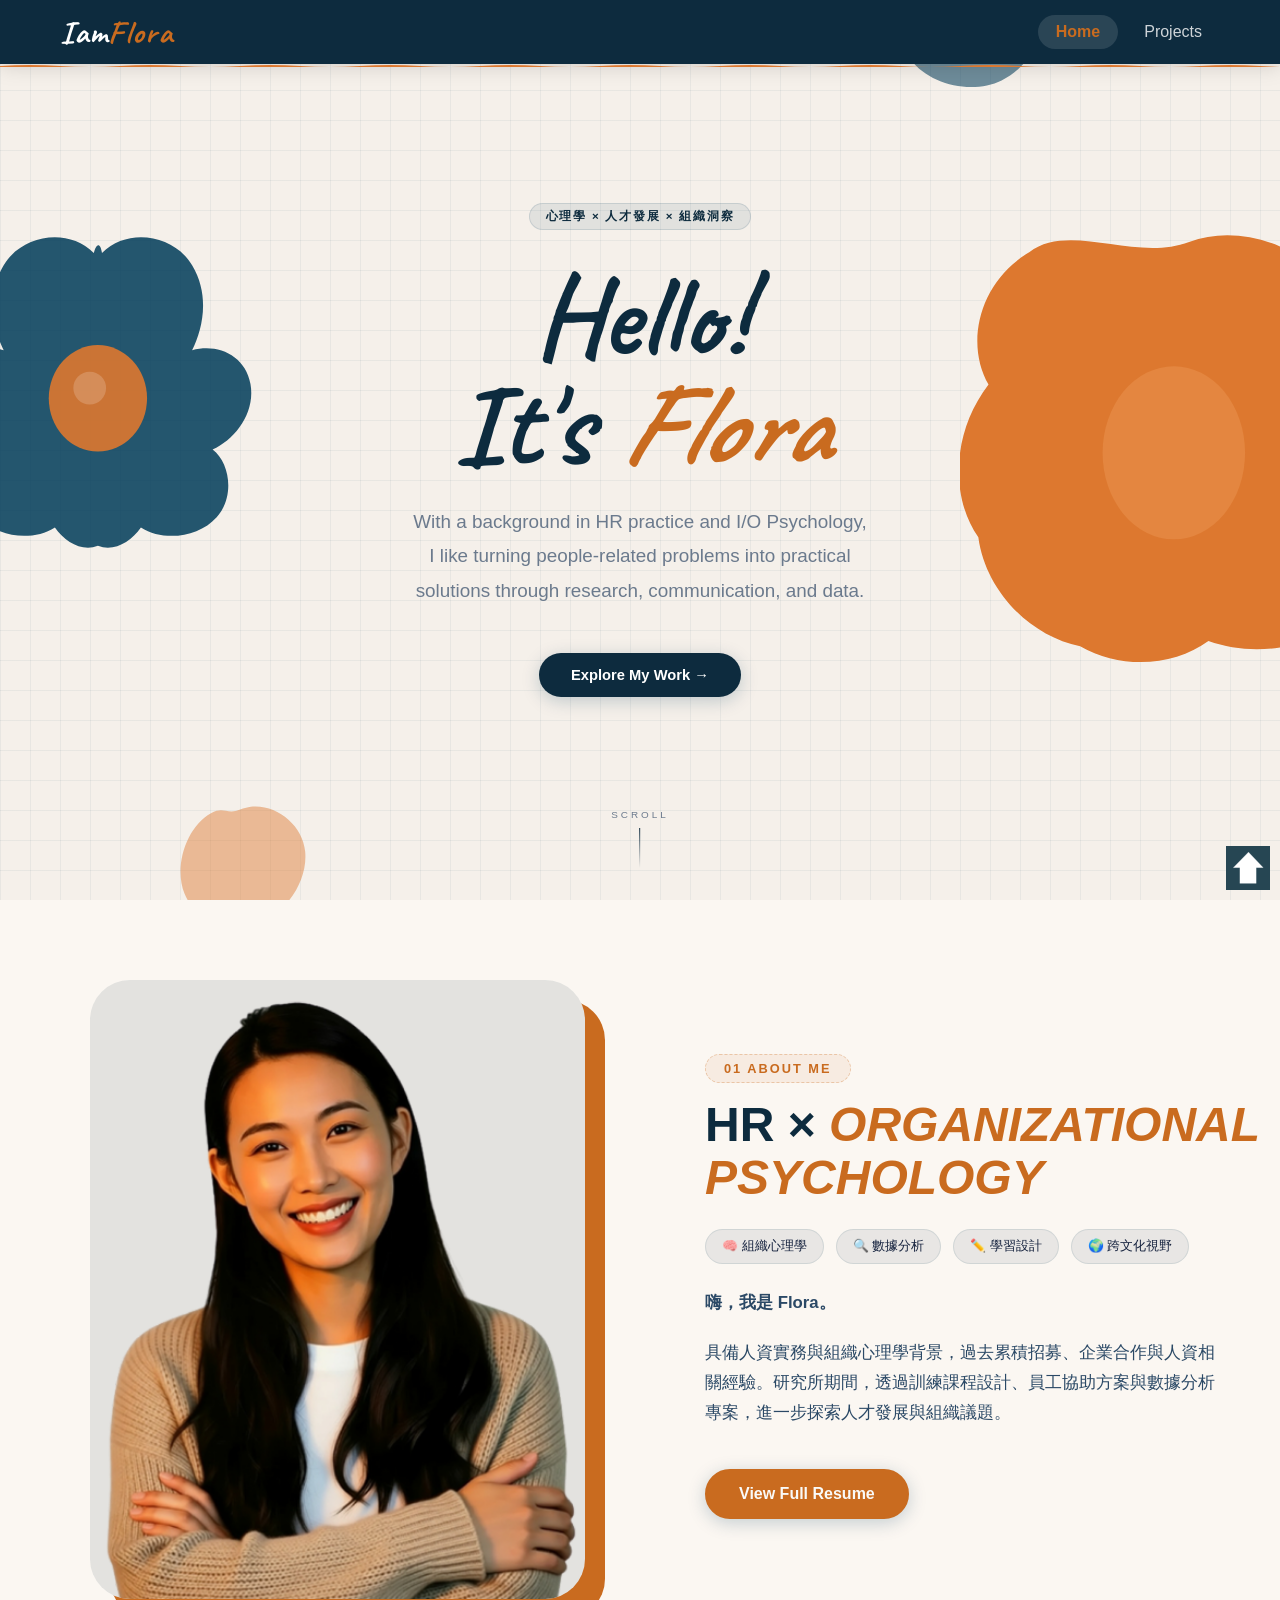
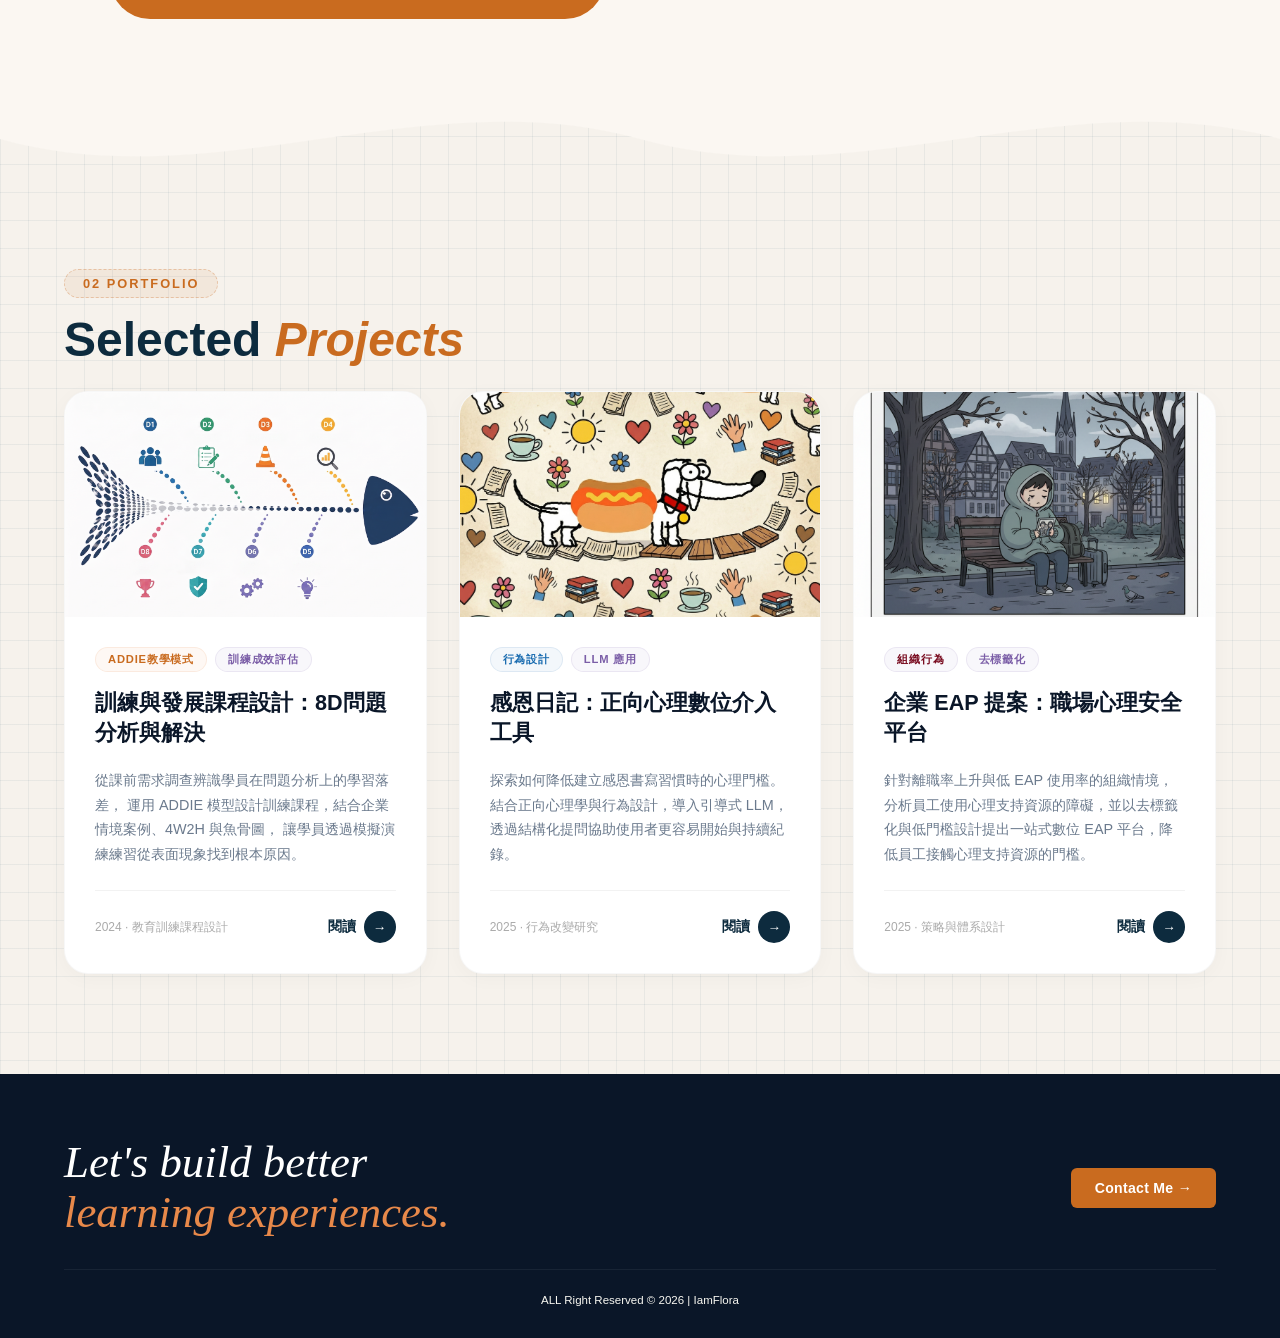
<file: index.html>
<!DOCTYPE html>
<html lang="en">
<head>
    <meta charset="UTF-8">
    <meta name="viewport" content="width=device-width, initial-scale=1.0">
    <title>IamFlora</title>
    <link href="css/midterm.css" rel="stylesheet" >
    <link rel="preconnect" href="https://fonts.googleapis.com">
    <link rel="preconnect" href="https://fonts.gstatic.com" crossorigin>
    <link href="https://fonts.googleapis.com/css2?family=Caveat:wght@400..700&display=swap" rel="stylesheet">
    <!--AOS-->
    <link href="https://unpkg.com/aos@2.3.1/dist/aos.css" rel="stylesheet">
    <script src="https://unpkg.com/aos@2.3.1/dist/aos.js"></script>
</head>

<body>

<!-- NAV -->
<nav>
  <a href="index.html" class="nav-logo">Iam<span>Flora</span></a>
  <div class="nav-links">
    <a href="index.html" class="active">Home</a>
    <a href="projects.html">Projects</a>
  </div>
  <button class="hamburger" id="hamburger">
    <span></span><span></span><span></span>
  </button>
</nav>
<div class="mobile-menu" id="mobileMenu">
  <a href="index.html" class="active">Home</a>
  <a href="projects.html">Projects</a>
</div>



<!-- HERO -->
<section class="hero">

<div class="blob blob-1" aria-hidden="true">
  <svg viewBox="0 0 500 520" fill="none" xmlns="http://www.w3.org/2000/svg">
    <path d="
      M250 80
      C275 55, 320 62, 338 92
      C356 122, 348 155, 338 175
      C363 168, 390 180, 395 208
      C400 236, 380 262, 358 272
      C375 285, 380 318, 362 338
      C344 358, 310 362, 288 348
      C278 362, 262 372, 246 366
      C230 372, 214 362, 204 348
      C182 362, 148 358, 130 338
      C112 318, 117 285, 134 272
      C112 262, 92 236, 97 208
      C102 180, 129 168, 154 175
      C144 155, 136 122, 154 92
      C172 62, 217 55, 242 80
      C244 72, 248 68, 250 80Z
    " fill="#003B59" opacity="0.85"/>
    <!-- amber centre -->
    <ellipse cx="246" cy="222" rx="48" ry="52" fill="#DD782F" opacity="0.9"/>
    <!-- white dot highlight -->
    <circle cx="238" cy="212" r="16" fill="#fff" opacity="0.18"/>
  </svg>
</div>

  <!-- Blob 2: amber irregular blob right -->
  <div class="blob blob-2" aria-hidden="true">
    <svg viewBox="0 0 440 480" fill="none" xmlns="http://www.w3.org/2000/svg">
      <path d="
        M225 28
        C278 8, 348 35, 378 88
        C408 141, 395 205, 370 248
        C405 278, 418 338, 388 382
        C358 426, 295 438, 244 420
        C210 445, 158 448, 118 425
        C68 415, 25 370, 18 318
        C-10 278, -8 215, 28 168
        C5 128, 18 68, 68 38
        C108 8, 172 48, 225 28Z
      " fill="#DD782F"/>
      <!-- inner lighter accent -->
      <ellipse cx="210" cy="235" rx="70" ry="85" fill="#F0A060" opacity="0.35"/>
    </svg>
  </div>

  <!-- Blob 3: small navy top-right -->
  <div class="blob blob-3" aria-hidden="true">
    <svg viewBox="0 0 160 160" fill="none" xmlns="http://www.w3.org/2000/svg">
      <path d="M80 8 C110 0,148 22,155 55 C162 88,140 125,110 140 C80 155,35 145,15 118 C-5 91,5 45,30 22 C50 5,58 14,80 8Z" fill="#003B59"/>
    </svg>
  </div>

  <!-- Blob 4: small amber bottom-left -->
  <div class="blob blob-4" aria-hidden="true">
    <svg viewBox="0 0 140 140" fill="none" xmlns="http://www.w3.org/2000/svg">
      <path d="M70 5 C100 -5,135 20,138 52 C141 84,118 118,88 130 C58 142,18 128,6 98 C-6 68,8 25,35 10 C50 2,52 13,70 5Z" fill="#DD782F"/>
    </svg>
  </div>

  <!-- Centre content -->
  <div class="hero-content">
    <span class="hero-eyebrow">心理學 × 人才發展 × 組織洞察</span>
    <h1 class="hero-title">Hello!<br>It's <em>Flora</em></h1>
    <p class="hero-sub">With a background in HR practice and I/O Psychology, I like turning people-related problems into practical solutions through research, communication, and data.</p>
    <div class="hero-links">
      <a href="#projects" class="btn-solid">Explore My Work →</a>
    </div>
  </div>

  <div class="scroll-hint">
    <span>Scroll</span>
    <div class="scroll-line"></div>
  </div>
</section>


<section class="about" id="about">
  <div class="about-wrap">
    <div class="about-photo">
      <img src="images/Profile1.png" alt="Flora" onerror="this.style.display='none'; this.parentElement.innerHTML='<div class=\'about-photo-placeholder\'>F</div>'">
    </div>
    <div class="about-text">
    <div class="section-header">
      <span class="section-tag">01 ABOUT ME</span>
      <h2 class="section-title">HR ×<em> ORGANIZATIONAL PSYCHOLOGY</em></h2>
    </div>
     <div class="interest-pills">
        <span class="pill">🧠 組織心理學</span>
        <span class="pill">🔍 數據分析</span>
        <span class="pill">✏️ 學習設計</span>
        <span class="pill">🌍 跨文化視野</span>
      </div>
      <p><strong>嗨，我是 Flora。</strong></p>
      <p>具備人資實務與組織心理學背景，過去累積招募、企業合作與人資相關經驗。研究所期間，透過訓練課程設計、員工協助方案與數據分析專案，進一步探索人才發展與組織議題。</p>
      <div class="about-action">
        <a href="assets/HR CV.pdf" class="download-btn" target="_blank">View Full Resume</a>
      </div>
    </div>
  </div>
</section>

<!-- WAVY DIVIDER -->
<div class="hand-divider">
  <svg viewBox="0 0 1440 120" xmlns="http://www.w3.org/2000/svg" preserveAspectRatio="none" style="display:block;width:100%;height:120px;">
    <path d="M0,60 C240,120 480,0 720,60 C960,120 1200,0 1440,60 L1440,0 L0,0 Z" fill="#fbf7f2"/>
  </svg>
</div>


<section class="project-section" id="projects">
  <div class="project-inner">
    <div class="section-header">
  <span class="section-tag">02 PORTFOLIO</span>
  <h2 class="section-title">Selected <em>Projects</em></h2>
</div>
    <div class="project-grid">

      <a href="projects.html#8D" class="pcard third c-amber">
        <div class="pcard-img">
          <img src="images/8D1.jpeg" alt="問題解決與分析">
        </div>
        <div class="pcard-body">
          <div class="pcard-cats">
            <span class="cat cat-psych">ADDIE教學模式</span>
            <span class="cat cat-res">訓練成效評估</span>
          </div>
          <h2><span>訓練與發展課程設計：8D問題分析與解決</span></h2>
          <p>從課前需求調查辨識學員在問題分析上的學習落差，   運用 ADDIE 模型設計訓練課程，結合企業情境案例、4W2H 與魚骨圖，   讓學員透過模擬演練練習從表面現象找到根本原因。</p>
          <div class="pcard-footer">
            <span class="pcard-meta">2024 · 教育訓練課程設計</span>
            <span class="pcard-link">閱讀 <span class="arrow">→</span></span>
          </div>
        </div>
      </a>

      <a href="projects.html#journal" class="pcard third c-navy">
        <div class="pcard-img">
          <img src="images/hotdogg.png" alt="感恩日記 App：正向心理介入工具">
        </div>
        <div class="pcard-body">
          <div class="pcard-cats">
            <span class="cat cat-ui">行為設計</span>
            <span class="cat cat-res">LLM 應用</span>
          </div>
          <h2><span>感恩日記：正向心理數位介入工具</span></h2>
          <p>探索如何降低建立感恩書寫習慣時的心理門檻。結合正向心理學與行為設計，導入引導式 LLM， 透過結構化提問協助使用者更容易開始與持續紀錄。</p>
          <div class="pcard-footer">
            <span class="pcard-meta">2025 · 行為改變研究</span>
            <span class="pcard-link">閱讀 <span class="arrow">→</span></span>
          </div>
        </div>
      </a>

      <a href="projects.html#EAP" class="pcard third c-teal">
        <div class="pcard-img">
          <img src="images/Article6.png" alt="企業 EAP 提案：心理安全職場數位轉型">
        </div>
        <div class="pcard-body">
          <div class="pcard-cats">
            <span class="cat cat-blog">組織行為</span>
            <span class="cat cat-res">去標籤化</span>
          </div>
          <h2><span>企業 EAP 提案：職場心理安全平台</span></h2>
          <p>針對離職率上升與低 EAP 使用率的組織情境，分析員工使用心理支持資源的障礙，並以去標籤化與低門檻設計提出一站式數位 EAP 平台，降低員工接觸心理支持資源的門檻。</p>
          <div class="pcard-footer">
            <span class="pcard-meta">2025 · 策略與體系設計</span>
            <span class="pcard-link">閱讀 <span class="arrow">→</span></span>
          </div>
        </div>
      </a>

    </div>
  </div>
</section>
<!--aside-->
<aside>
    <a href="#top">
        <div class="totop"></div>
    </a>
</aside>

<!-- FOOTER -->
<footer>
  <div class="footer-inner">
    <div class="footer-headline">
      Let's build better<br><span>learning experiences.</span>
    </div>
    <div class="footer-cta-wrap">
      <a href="mailto:22imflora.ho@gmail.com" class="footer-contact">
        Contact Me →
      </a>
    </div>
  </div>
  <div class="footer-copy">
    ALL Right Reserved &copy; 2026 | IamFlora
  </div>
</footer>

<script>

  AOS.init({
    duration: 800,
    once: true
  });

  // Hamburger menu
  const hamburger = document.getElementById('hamburger');
  const mobileMenu = document.getElementById('mobileMenu');
  hamburger.addEventListener('click', () => {
    hamburger.classList.toggle('open');
    mobileMenu.classList.toggle('open');
  });

  // Scroll reveal + skill bar animation
  const observer = new IntersectionObserver((entries) => {
    entries.forEach((e, i) => {
      if (e.isIntersecting) {
        setTimeout(() => {
          e.target.classList.add('visible');
          e.target.querySelectorAll('.bar-fill[data-width]').forEach(bar => {
            bar.style.width = bar.dataset.width + '%';
          });
        }, i * 80);
      }
    });
  }, { threshold: 0.1 });

  document.querySelectorAll('.reveal').forEach(el => observer.observe(el));
</script>


</body>

</html>
</file>
<file: css/midterm.css>
@charset "utf-8";
/* CSS Document */
@import url('https://fonts.googleapis.com/css2?family=Caveat:wght@400..700&display=swap');

* {
  box-sizing: border-box;
  margin: 0;
  padding: 0;
}

html {
  scroll-behavior: smooth;
}

body {
      background-color: var(--cream);
      background-image:
        linear-gradient(rgba(0,59,89,0.06) 1px, transparent 1px),
        linear-gradient(90deg, rgba(0,59,89,0.06) 1px, transparent 1px);
      background-size: 28px 28px;
      font-family: 'Noto Sans TC', sans-serif;
      color: #14213D;
      overflow-x: hidden;
    }

:root {
  --navy:     #0D2B3E; 
  --amber:    #C96B1F;    /* 強調色：溫暖、洞察 */
  --amber-lt: #E8894A;
  --cream:    #F6F2EC;    /* 背景底色：紙張質感 */
  --sand:     #EDE8E0;
  --white:    #FAFAF8;
  --dark:     #0A1628;
  --text:     #2b4966;
  --muted:    #6B7A8D;
  --subtle:   #A8B4C0;
    }


  /* ── NAV ── */
    nav {
      position: fixed; 
      top: 0; 
      left: 0; 
      width: 100%;
      height: 64px;
      background: var(--navy);
      display: flex; align-items: center; justify-content: space-between;
      padding: 0 60px;
      z-index: 1000;
      box-shadow: 0 2px 20px rgba(0,0,0,0.15);
    }

      nav::after {
      content: '';
      position: absolute;
      bottom: -3px; left: 0; width: 100%; height: 3px;
      background: url("data:image/svg+xml,%3Csvg xmlns='http://www.w3.org/2000/svg' width='1440' height='6'%3E%3Cpath d='M0,3 Q30,1 60,3 Q90,5 120,3 Q150,1 180,3 Q210,5 240,3 Q270,1 300,3 Q330,5 360,3 Q390,1 420,3 Q450,5 480,3 Q510,1 540,3 Q570,5 600,3 Q630,1 660,3 Q690,5 720,3 Q750,1 780,3 Q810,5 840,3 Q870,1 900,3 Q930,5 960,3 Q990,1 1020,3 Q1050,5 1080,3 Q1110,1 1140,3 Q1170,5 1200,3 Q1230,1 1260,3 Q1290,5 1320,3 Q1350,1 1380,3 Q1410,5 1440,3' stroke='%23DD782F' stroke-width='2' fill='none'/%3E%3C/svg%3E") repeat-x;
    }
    
    .nav-logo {
      font-family: 'Caveat', cursive;
      font-size: 2rem; font-weight: 700;
      color: #fff; text-decoration: none;
      letter-spacing: 1px;
    }

    .nav-logo span { color: var(--amber); }

    .nav-links { 
      display: flex; 
      gap: 8px; 
    }

    .nav-links a {
      color: rgba(255,255,255,0.8);
      text-decoration: none;
      padding: 8px 18px;
      border-radius: 20px;
      font-size: 1rem;
      font-weight: 500;
      transition: all 0.25s;
    }
    .nav-links a:hover, .nav-links a.active {
      background: rgba(255,255,255,0.12);
      color: #fff;
    }
    .nav-links a.active { color: var(--amber); font-weight: 700; }


    /* hamburger */
    .hamburger {
      display: none;
      flex-direction: column;
      gap: 5px;
      cursor: pointer; 
      padding: 4px;
      background: none;
      border: none;
    }
    .hamburger span {
      display: block; 
      width: 24px; height: 2px;
      background: #fff; 
      border-radius: 2px;
      transition: all 0.3s;
    }
    .hamburger.open span:nth-child(1) { transform: translateY(7px) rotate(45deg); }
    .hamburger.open span:nth-child(2) { opacity: 0; }
    .hamburger.open span:nth-child(3) { transform: translateY(-7px) rotate(-45deg); }

    .mobile-menu {
      display: none;
      position: fixed; 
      top: 64px;
      left: 0; 
      width: 100%;
      background: var(--navy);
      flex-direction: column;
      padding: 16px 24px 24px;
      z-index: 999;
      border-top: 1px solid rgba(255,255,255,0.1);
    }
    .mobile-menu.open { 
      display: flex; 
    }
    .mobile-menu a {
      color: rgba(255,255,255,0.85);
      text-decoration: none;
      padding: 14px 0;
      font-size: 1rem;
      border-bottom: 1px solid rgba(255,255,255,0.08);
    }
    .mobile-menu a.active { 
      color: var(--amber); 
      font-weight: 700;
     }

/* ── HERO ── */
    .hero{
      min-height:100vh;
      display:flex;align-items:center;justify-content:center;
      position:relative;overflow:hidden;
      background:#F5F0EA;
    }

    /* Grid texture */
    .hero::before{
      content:'';
      position:absolute;inset:0;
      background-image:
        linear-gradient(rgba(0,59,89,0.055) 1px,transparent 1px),
        linear-gradient(90deg,rgba(0,59,89,0.055) 1px,transparent 1px);
      background-size:30px 30px;
      z-index:0;
    }

    /* ── organic blobs ── */
    .blob{
      position:absolute;
      pointer-events:none;user-select:none;
      z-index:1;
    }
    .blob-1{
      left:-12vw;top:50%;
      transform:translateY(-52%);
      width:clamp(260px,40vw,600px);
      animation:driftA 9s ease-in-out infinite;
    }
    .blob-2{
      right:-10vw;top:50%;
      transform:translateY(-48%);
      width:clamp(220px,35vw,520px);
      animation:driftB 11s ease-in-out infinite;
    }
    .blob-3{
      right:18vw;top:-6vh;
      width:clamp(80px,12vw,180px);
      opacity:0.55;
      animation:driftC 7s ease-in-out infinite;
    }
    .blob-4{
      left:14vw;bottom:-4vh;
      width:clamp(70px,10vw,150px);
      opacity:0.45;
      animation:driftD 8s ease-in-out infinite;
    }

    @keyframes driftA{
      0%,100%{transform:translateY(-52%) rotate(-2deg)}
      50%{transform:translateY(-58%) rotate(3deg)}
    }
    @keyframes driftB{
      0%,100%{transform:translateY(-48%) rotate(4deg)}
      50%{transform:translateY(-42%) rotate(-3deg)}
    }
    @keyframes driftC{
      0%,100%{transform:rotate(-5deg) scale(1)}
      50%{transform:rotate(8deg) scale(1.08)}
    }
    @keyframes driftD{
      0%,100%{transform:rotate(6deg) scale(1)}
      50%{transform:rotate(-4deg) scale(1.06)}
    }

    /* Centre text */
    .hero-content{
      position:relative;z-index:2;
      text-align:center;
      padding:calc(var(--nav-h) + 40px) 20px 80px;
      max-width:700px;
    }

    .hero-eyebrow{
      display:inline-flex;align-items:center;gap:8px;
      background:rgba(0,59,89,0.08);
      border:1px solid rgba(0,59,89,0.12);
      color:var(--navy);
      font-size:0.72rem;font-weight:600;
      padding:5px 16px;border-radius:20px;
      letter-spacing:1.8px;text-transform:uppercase;
      margin-bottom:32px;
      animation:fadeUp 0.7s ease both;
    }

    .hero-title{
      font-family:'Caveat',cursive;
      font-size:clamp(4rem,9vw,8.5rem);
      font-weight:700;line-height:0.95;
      color:var(--navy);
      margin-bottom:24px;
      animation:fadeUp 0.8s 0.1s ease both;
    }
    .hero-title em{
      font-style:italic;
      color:var(--amber);
    }

    .hero-sub{
      font-size:clamp(1rem,1.8vw,1.18rem);
      color:var(--muted);line-height:1.85;
      max-width:460px;margin:0 auto 44px;
      animation:fadeUp 0.8s 0.2s ease both;
    }

    .hero-links{
      display:flex;gap:14px;justify-content:center;flex-wrap:wrap;
      animation:fadeUp 0.8s 0.3s ease both;
    }
    .btn-solid{
      background:var(--navy);color:#fff;
      padding:14px 32px;border-radius:32px;
      text-decoration:none;font-weight:700;font-size:0.92rem;
      transition:all 0.3s;
      box-shadow:0 4px 18px rgba(0,59,89,0.22);
    }
    .btn-solid:hover{background:var(--dark);transform:translateY(-2px);box-shadow:0 8px 28px rgba(0,59,89,0.3)}
    .btn-ghost{
      border:2px solid var(--navy);color:var(--navy);
      padding:12px 28px;border-radius:32px;
      text-decoration:none;font-weight:700;font-size:0.92rem;
      transition:all 0.3s;
    }
    .btn-ghost:hover{background:var(--navy);color:#fff;transform:translateY(-2px)}

    /* scroll hint */
    .scroll-hint{
      position:absolute;bottom:32px;left:50%;
      transform:translateX(-50%);
      display:flex;flex-direction:column;align-items:center;gap:8px;
      z-index:2;animation:fadeUp 1s 0.8s ease both;
    }
    .scroll-hint span{font-size:0.62rem;letter-spacing:3px;text-transform:uppercase;color:var(--muted)}
    .scroll-line{
      width:1px;height:40px;
      background:linear-gradient(to bottom,var(--navy),transparent);
      animation:pulse 2s ease-in-out infinite;
    }
    @keyframes pulse{0%,100%{opacity:0.3;transform:scaleY(0.7)}50%{opacity:1;transform:scaleY(1)}}

/* ── 統一標題區容器 ── */
.section-header {
  display: flex;
  flex-direction: column; /* 關鍵修改：強制上下堆疊 */
  align-items: flex-start; /* 靠左對齊，若要全站置中可改為 center */
  gap: 16px;               /* 標籤與下方標題的間距 */
  margin-bottom: 2ㄢpx;
  position: relative;
}      

/* ── 統一標籤 (磨砂玻璃虛線感) ── */
.section-tag {
  display: inline-block;
  font-size: 0.8rem;
  letter-spacing: 2px;
  text-transform: uppercase;
  color: var(--amber);
  font-weight: 700;
  background: rgba(201, 107, 31, 0.08); 
  border: 1.5px dashed rgba(201, 107, 31, 0.3);
  padding: 6px 18px;
  border-radius: 30px;
  white-space: nowrap;     /* 防止標籤文字斷行 */
  margin-top: 10px;        /* 微調垂直位置對齊大標題 */
}

/* ── 統一主標題 (支援上下排列) ── */
.section-title {
  font-family: 'Noto Sans TC', sans-serif; /* 截圖中看起來更像黑體 */
  font-size: clamp(3rem, 6vw, 3rem);
  font-weight: 900;        /* 增加粗細，符合截圖風格 */
  line-height: 1.1;
  color: var(--navy);
  margin: 0;
  position: relative;
  display: block;          /* 確保它是塊級元素以便上下排列 */
}

/* 截圖中的強調色文字 (做設計) */
.section-title em {
  font-style: italic;
  color: var(--amber);
  margin-top: 12px;
}



/* ── ABOUT 區塊優化 ── */
.about {
  background-color: #fbf7f2;
  padding: 80px 0;
  position: relative;
  overflow: hidden;
}

.about-wrap {
  display: grid;
  grid-template-columns: 45% 55%; /* 照片佔 45%，文字佔 55% */
  max-width: 1100px;
  margin: 0 auto;
  align-items: center; /* 垂直居中 */
  gap: 120px; /* 增加照片與文字間的呼吸感 */
}

.about-photo {
  background-color: rgba(13, 43, 62, 0.1);
  position: relative;
  width: 100%;
  aspect-ratio: 4/5;
  border-radius: 40px; /* 增加大圓角，呼應手寫風格 */
  overflow: hidden;
  box-shadow: 20px 20px 0px var(--amber); /* 加上偏移實色陰影，增加設計感 */
}

.about-photo img {
  width: 100%;
  height: 100%;
  object-fit: cover;
  display: block;
}

/* 修正文字顏色與間距 */
.about-text p {
  font-size: 1.05rem;
  color: var(--text);
  line-height: 1.8;
  margin-bottom: 20px;
  max-width: 520px;
}


.about-text {
  margin-bottom: 16px;
  padding: 16px 0;
  text-align: left; /* 確保文字靠左對齊 */
}

/* 按鈕位置調整 */
.about-action {
  margin-top: 40px;
}

/* 藥丸樣式修正 */
.interest-pills {
  display: flex;
  flex-wrap: wrap;
  gap: 12px;
  margin: 24px 0px;
}

.pill {
  background: rgba(13, 43, 62, 0.08);
  border: 1px solid rgba(0, 59, 89, 0.1);
  padding: 8px 16px;
  border-radius: 50px;
  font-size: 0.8rem;
}
 

.download-btn {
  display: inline-flex; 
  width: fit-content;
  background: var(--amber);
  border: 2px solid var(--amber);
  color: #FAFAF8;
  padding: 14px 32px;
  border-radius: 32px;
  text-decoration: none;
  font-weight: 700;
  font-size: 1rem;
  display: flex;
  align-items: center;
  gap: 8px;
  transition: all 0.3s ease;
  box-shadow:0 4px 18px rgba(0,59,89,0.22);
}

.download-btn:hover {
  background: rgba(221, 120, 47, 0.08);
  color: var(--amber);
  box-shadow: 0 5px 15px rgba(201, 107, 31, 0.3);
  transform: translateY(-2px);
}



/* ── 專案區塊整體佈局 ── */
.project-section { 
  padding: 60px 0 100px; /* 增加頂部間距，營造區塊呼吸感 */
}

.project-inner { 
  width: 90%; 
  max-width: 1200px; /* 稍微放寬，讓三欄佈局更舒展 */
  margin: 0 auto; 
}

.project-grid {
  display: grid;
  grid-template-columns: repeat(12, 1fr);
  gap: 32px; /* 增加間距，減少卡片間的擁擠感 */
}

/* ── 卡片基礎樣式 ── */
.pcard {
  background: #fff;
  border-radius: 24px; /* 更圓潤的角，提升親和力與現代感 */
  overflow: hidden;
  box-shadow: 0 4px 20px rgba(0,0,0,0.03); /* 極淡的初始投影 */
  text-decoration: none; 
  color: inherit;
  margin-top: 24px;
  display: flex; 
  flex-direction: column;
  /* 使用貝茲曲線讓懸浮動畫更優雅 */
  transition: transform 0.5s cubic-bezier(0.165, 0.84, 0.44, 1), 
              box-shadow 0.5s cubic-bezier(0.165, 0.84, 0.44, 1);
  position: relative;
  border: 1px solid rgba(0,0,0,0.03); /* 淡淡的邊框增加精緻度 */
}

/* 僅保留使用的三欄佈局 (Span 4 = 12欄中的3格) */
.pcard.third { 
  grid-column: span 4; 
}


/* ── 圖片容器 ── */
.pcard-img {
  width: 100%; 
  overflow: hidden;
  background: var(--sand);
  flex-shrink: 0;
  aspect-ratio: 16 / 10; /* 統一比例，確保圖片視覺整齊 */
}

.pcard-img img {
  width: 100%; 
  height: 100%; 
  object-fit: cover; 
  display: block;
  transition: transform 0.8s cubic-bezier(0.165, 0.84, 0.44, 1);
}

.pcard:hover .pcard-img img { 
  transform: scale(1.08); /* 圖片輕微放大增加沈浸感 */
}

/* ── 內容區塊 ── */
.pcard-body { 
  padding: 30px; /* 增加內距，建立內容呼吸感 */
  flex: 1; 
  display: flex; 
  flex-direction: column; 
}

/* 標籤 Chips */
.pcard-cats { 
  display: flex;
  gap: 8px; 
  margin-bottom: 16px; 
  flex-wrap: wrap; 
}

.cat {
  font-size: 0.7rem;
  padding: 4px 12px; 
  border-radius: 50px; /* 膠囊狀標籤更有設計感 */
  font-weight: 700;
  text-transform: uppercase; 
  letter-spacing: 0.8px;
  border: 1px solid transparent;
}

/* 根據專案性質微調標籤配色 */
.cat-ui     { background: rgba(30, 108, 176, 0.05); color: #1a6cb0; border-color: rgba(30, 108, 176, 0.1); }
.cat-psych  { background: rgba(221, 120, 47, 0.05); color: var(--amber); border-color: rgba(221, 120, 47, 0.1); }
.cat-res    { background: rgba(123, 94, 167, 0.05); color: #7B5EA7; border-color: rgba(123, 94, 167, 0.1); }
.cat-blog    { background: rgba(123, 94, 167, 0.05); color: #790c20; border-color: rgba(123, 94, 167, 0.1); }


/* ── 標題與手繪感底線 ── */
.pcard-body h2 {
  font-size: 1.35rem; 
  font-weight: 800; 
  color: var(--dark);
  margin-bottom: 12px; 
  line-height: 1.4;
}

/* 標題 span 的手繪底線動畫效果 */
.pcard-body h2 span {
  display: inline-block;
  background-image: url("data:image/svg+xml,%3Csvg xmlns='http://www.w3.org/2000/svg' width='200' height='8'%3E%3Cpath d='M2 6 Q50 2 100 5 Q150 8 198 4' stroke='%23DD782F' stroke-width='3' fill='none' stroke-linecap='round'/%3E%3C/svg%3E");
  background-repeat: no-repeat;
  background-position: 0 105%;
  background-size: 0% 8px; /* 初始寬度為 0 */
  transition: background-size 0.4s ease;
  padding-bottom: 8px;
}

/* 當滑鼠進入卡片，底線像畫開一樣展開 */
.pcard:hover h2 span {
  background-size: 100% 8px;
}

.pcard-body p {
  font-size: 0.9rem; 
  color: var(--muted); 
  line-height: 1.7; /* 增加行高，提升長文閱讀舒適度 */
  flex: 1; 
  margin-bottom: 24px;
}

/* ── 頁腳引導 ── */
.pcard-footer {
  display: flex; 
  align-items: center; 
  justify-content: space-between;
  border-top: 1px solid rgba(0, 0, 0, 0.05); /* 淡淡的分割線 */
  padding-top: 20px;
}

.pcard-meta { 
  font-size: 0.75rem; 
  color: #aaa; 
  font-weight: 500;
}

.pcard-link {
  display: inline-flex; 
  align-items: center; 
  gap: 8px;
  font-size: 0.85rem; 
  font-weight: 700; 
  color: var(--navy);
}

.pcard-link .arrow {
  width: 32px; 
  height: 32px; 
  border-radius: 50%;
  background: var(--navy); 
  color: #fff;
  display: flex; 
  align-items: center; 
  justify-content: center;
  transition: all 0.3s ease;
}

.pcard:hover .pcard-link .arrow { 
  transform: translateX(5px); 
  background: var(--amber); /* 懸浮時箭頭變色引導點擊 */
}

/*aside*/
aside{
	position:fixed;
	right:10px;
	bottom:10px;
	z-index:100000;
}

.totop{
	width:44px;
	height:44px;

	background:rgba(38, 70, 83, 1) url(../images/top2x.png) no-repeat;
	background-size:200%;
	background-position:0px 0px;

}

.totop:hover{
	background:rgba(38, 70, 83, 1) url(../images/top2x.png) no-repeat;
	background-size:200%;
	background-position:-44px 0px;
}

 /* ═══ FOOTER ═══ */
    footer {
      background: var(--dark);
      color: #F8F7F1;;
      padding: 64px 64px 32px;
    }

    .footer-inner {
      max-width: 1160px; margin: 0 auto;
      display: flex; align-items: center;
      justify-content: space-between;
      padding-bottom: 32px;
      border-bottom: 1px solid rgba(255,255,255,0.06);
      margin-bottom: 24px;
      flex-wrap: wrap; gap: 32px;
    }

    .footer-headline {
      font-family: 'DM Serif Display', serif;
      font-size: clamp(1.8rem, 4vw, 2.8rem);
      font-weight: 400; color: #fff;
      line-height: 1.1;
      font-style: italic;
    }

    .footer-headline span { color: var(--amber-lt); }

    .footer-cta-wrap { display: flex; flex-direction: column; align-items: flex-end; gap: 16px; }

    .footer-contact {
      display: inline-flex; align-items: center; gap: 8px;
      background: var(--amber); color: #fff;
      padding: 12px 24px; border-radius: 6px;
      text-decoration: none; font-weight: 600;
      font-size: 0.88rem; letter-spacing: 0.02em;
      transition: all 0.25s var(--ease);
    }
    .footer-contact:hover { background: var(--amber-lt); transform: translateY(-2px); }

    .footer-copy {
      max-width: 1160px; margin: 0 auto;
      font-size: 0.72rem; text-align: center;
      color: #F8F7F1;
    }


/* 平板電腦與小型筆電 (1024px 以下) */
@media (max-width: 1024px) {
  nav { 
    padding: 0 30px; 
  }

  .about-wrap {
    width: 95%; 
    max-width: 100%;
    padding: 0 40px;
    gap: 80px; 
  }
  .about-text {
    max-width: 90%; 
    flex: 1;
  }

  .about-photo { 
    max-width: 420px; 
    margin: 0 auto; 
  }
  
  .interest-pills { 
    justify-content: left; 
  }
}


/*標準手機版 (768px 以下) 整合優化版 */
@media (max-width: 768px) {
  /* ── 導航列與佈局 ── */
  nav { 
    padding: 0 20px; 
  }
  .nav-links { 
    display: none; 
  }
  .hamburger { 
    display: flex; 
  }

  /* ── Hero 區塊比例 ── */
  .hero-title { 
    font-size: clamp(3rem, 11vw, 4.5rem); 
    margin-bottom: 20px;
  }
  .hero-sub {
    font-size: 1rem;
    padding: 0 15px;
    margin-bottom: 32px;
  }

  /* 背景裝飾優化 */
  .blob-3, .blob-4 { display: none; } 
  .blob-1 { width: 180px; left: -50px; top: 15%; opacity: 0.4; }
  .blob-2 { width: 160px; right: -40px; bottom: 10%; opacity: 0.4; }

  /* Hero 按鈕並排 */
  .hero-links {
    display: flex;
    flex-direction: row; 
    justify-content: center;
    gap: 12px;
    padding: 0 20px;
  }
  .btn-ghost { display: none; }
  .btn-solid { flex: 1; max-width: 180px; padding: 12px 15px; font-size: 0.9rem; }

  /* ── About Me 區塊佈局 (標題移至照片上方) ── */
  .about-wrap {
    display: flex;
    flex-direction: column; /* 改用 Flex 方便控制 order */
    align-items: center;
    gap: 32px;
    padding: 0 24px;
  }

  /* 使內部元素能獨立排序 */
  .about-text {
    display: contents; 
  }

  /* 1. 標題區置中並排在最前 */
  .section-header {
    order: 1; 
    align-items: center; 
    text-align: center;
    margin-bottom: 0; /* 靠 order 控制間距 */
  }
  .section-title { font-size: 2.2rem; }
  .section-title::after {
    left: 50%;
    transform: translateX(-50%);
    width: 85%;
  }

  /* 2. 照片排在標題下方 */
  .about-photo {
    order: 2;
    width: 85%;
    max-width: 320px;
    box-shadow: 12px 12px 0px var(--amber);
    margin: 0 auto;
  }

  /* 3. 興趣標籤排在照片下方 */
  .interest-pills {
    order: 3;
    justify-content: center;
    gap: 8px;
    margin: 8px 0;
  }

  /* 4. 介紹文字排在標籤下方 */
  .about-text p {
    order: 4;
    text-align: center;
    font-size: 0.95rem;
    margin: 0 auto 16px;
    max-width: 100%;
  }

  /* 5. 下載按鈕區排在最後並置中 */
  .about-action {
    order: 5;
    display: flex;
    justify-content: center;
    width: 100%;
    margin-top: 8px;
  }

  .download-btn {
    align-items: center; 
    justify-content: center;
    margin: 0;
  }

  /* ── 專案卡片比例 ── */
  .project-grid {
  display: grid;
  grid-template-columns: 1fr; 
  gap: 32px;
  justify-items: center;
}

  .pcard {
  max-width: 520px;
  width: 100%;
}

  .pcard-body { padding: 24px; }
  .pcard-body h2 { font-size: 1.2rem; }

  /* ── Footer 比例 ── */
  .footer-inner {
    flex-direction: column;
    text-align: center;
    gap: 24px;
    padding: 40px 20px;
  }
  .footer-headline { font-size: 1.8rem; }
  .footer-cta-wrap { align-items: center; }
}
</file>
